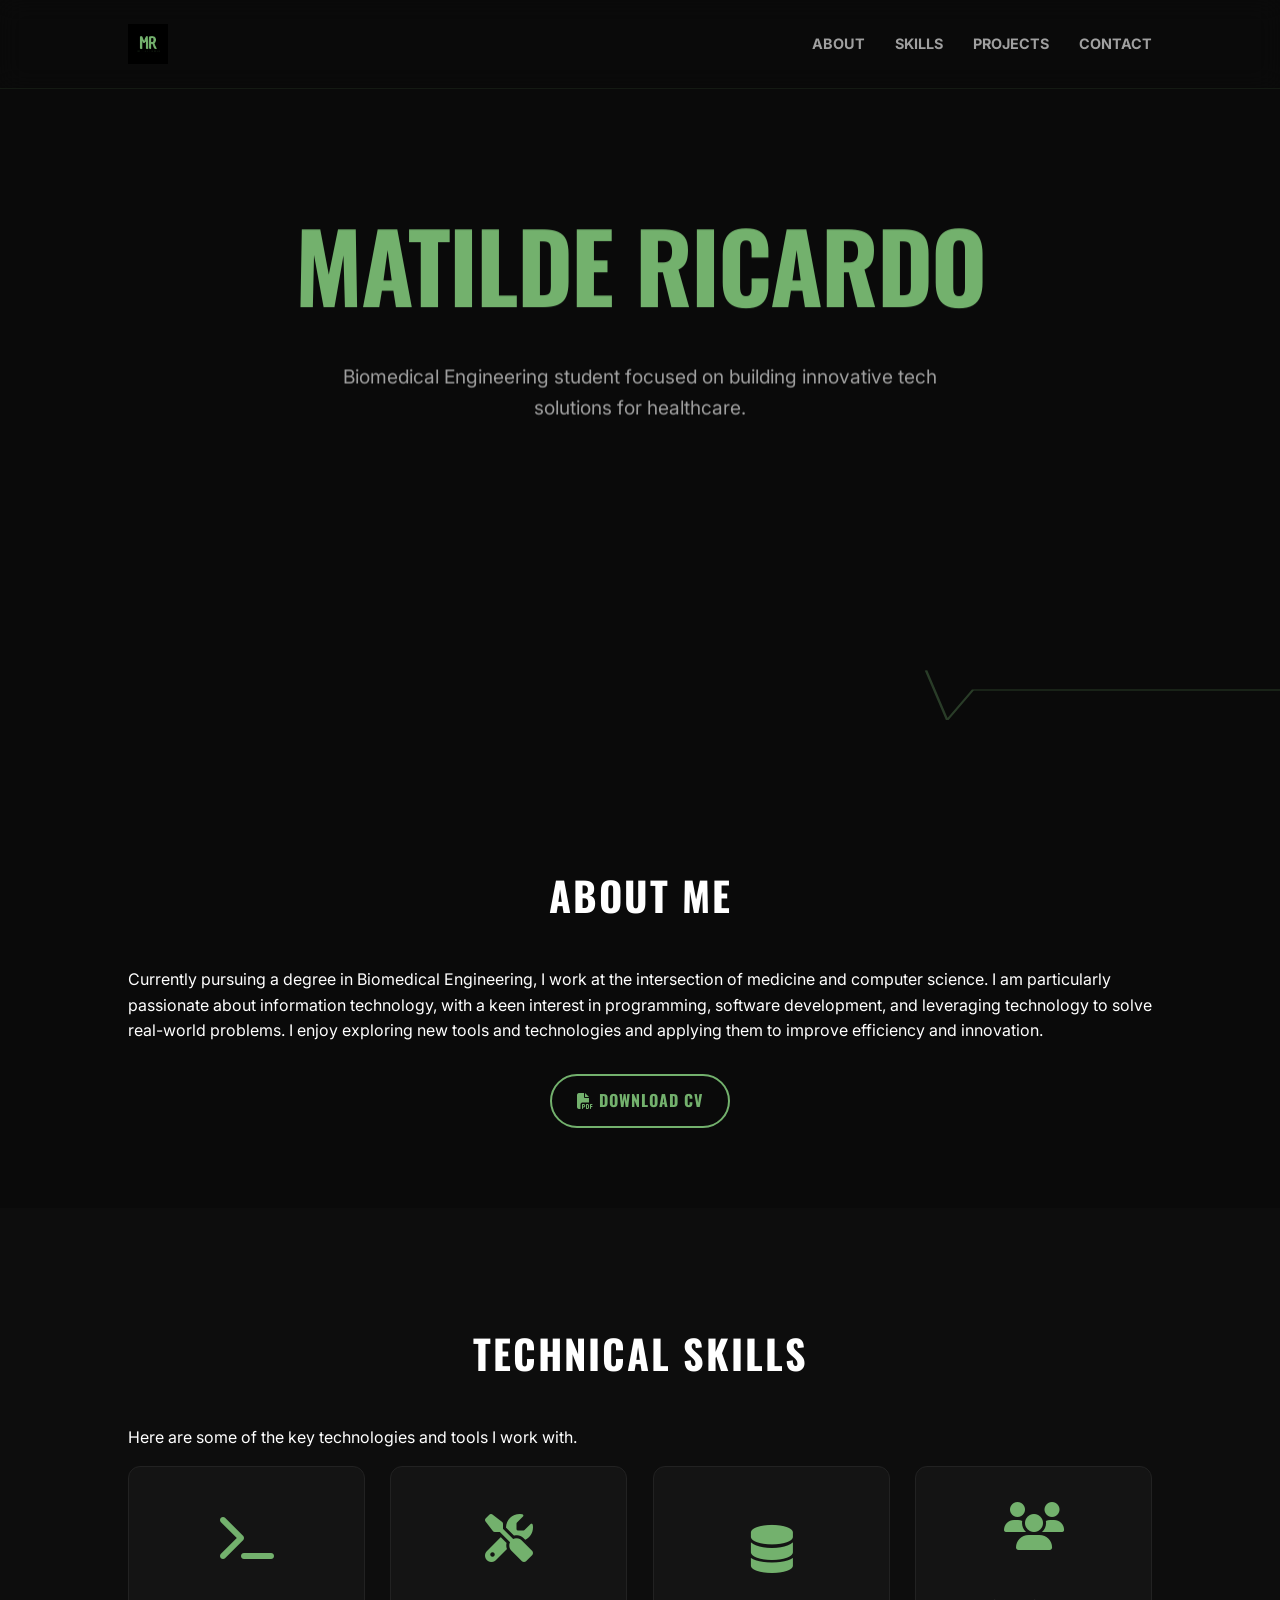
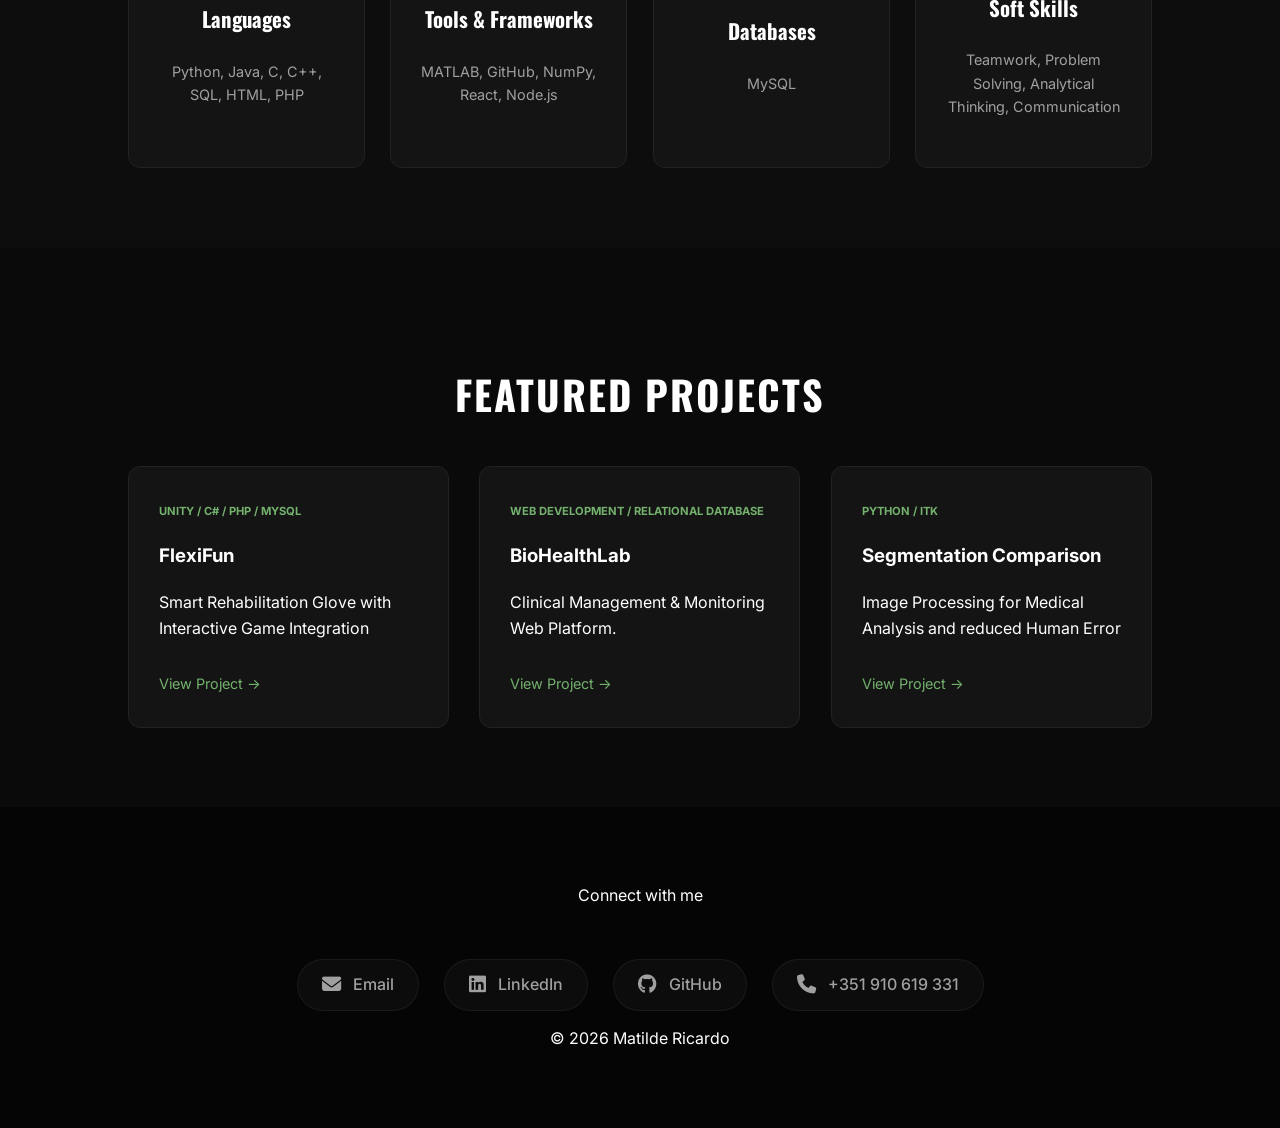
<file: index.html>
<!DOCTYPE html>
<html lang="en">
<head>
    <meta charset="UTF-8">
    <meta name="viewport" content="width=device-width, initial-scale=1.0">
    <title>Matilde Ricardo | Biomedical Engineering & Dev</title>
    <link rel="icon" type="image/png" href="logo-mr2.png">
    <link rel="stylesheet" href="https://cdnjs.cloudflare.com/ajax/libs/font-awesome/6.5.1/css/all.min.css">
    <link rel="stylesheet" href="style.css">
</head>
<body>
    <header>
        <nav>
            <div class="logo">
                <a href="index.html">
                    <img src="logo-mr.png" alt="Matilde Ricardo Logo" class="nav-logo-img">
                </a>
            </div>
            <ul>
                <li><a href="#about">About</a></li>
                <li><a href="#skills">Skills</a></li>
                <li><a href="#projects">Projects</a></li>
                <li><a href="#contact">Contact</a></li>
            </ul>
        </nav>
    </header>

    <section id="hero">
        <div class="hero-content">
            <h1>MATILDE RICARDO</h1>
            <p>Biomedical Engineering student focused on building innovative tech solutions for healthcare.</p>
        </div>
    </section>

    <div class="ecg-container">
        <svg class="ecg-svg" viewBox="0 0 1000 100" preserveAspectRatio="none">
            <path class="ecg-path" d="M0,50 L100,50 L120,20 L140,80 L160,50 L300,50 L320,10 L340,90 L360,50 L500,50 L520,30 L540,70 L560,50 L700,50 L720,0 L740,100 L760,50 L1000,50" />
        </svg>
    </div>

    <section id="about">
        <h2 class="section-title">About Me</h2>
        <p>Currently pursuing a degree in Biomedical Engineering, I work at the intersection of medicine and computer science. I am particularly passionate about information technology, with a keen interest in
programming, software development, and leveraging technology to solve real-world problems. I enjoy exploring new tools and technologies and applying them to improve efficiency and innovation.</p>
        <div style="text-align: center; margin-top: 30px;">
            <a href="CV_MatildeRicardo.pdf" download class="btn-download">
                <i class="fa-solid fa-file-pdf"></i> Download CV
            </a>
        </div>
    </section>

    <section id="skills">
        <h2 class="section-title">Technical Skills</h2>
        <p class="skills-intro">Here are some of the key technologies and tools I work with.</p>
        <div class="skills-grid">
    <div class="skill-card">
        <i class="fa-solid fa-terminal skill-icon"></i>
        <h3>Languages</h3>
        <p>Python, Java, C, C++, SQL, HTML, PHP</p>
    </div>

    <div class="skill-card">
        <i class="fa-solid fa-screwdriver-wrench skill-icon"></i>
        <h3>Tools & Frameworks</h3>
        <p>MATLAB, GitHub, NumPy, React, Node.js</p>
    </div>

    <div class="skill-card">
        <i class="fa-solid fa-database skill-icon"></i>
        <h3>Databases</h3>
        <p>MySQL</p>
    </div>

    <div class="skill-card">
        <i class="fa-solid fa-users skill-icon"></i>
        <h3>Soft Skills</h3>
        <p>Teamwork, Problem Solving, Analytical Thinking, Communication</p>
    </div>
</div>
    </section>

    <section id="projects">
        <h2 class="section-title">Featured Projects</h2>
        <div class="grid-projects">

            <div class="card">
                <span class="tag">Unity / C# / PHP / MySQL</span>
                <h3>FlexiFun</h3>
                <p>Smart Rehabilitation Glove with Interactive Game Integration</p>
                <a href="flexifun.html" class="project-link">View Project →</a>
            </div>
            <div class="card">
                <span class="tag">Web Development / Relational database</span>
                <h3>BioHealthLab</h3>
                <p>Clinical Management & Monitoring Web Platform.</p>
                <a href="biohealthlab.html" class="project-link">View Project →</a>
            </div>

            <div class="card">
                <span class="tag">Python / ITK</span>
                <h3>Segmentation Comparison</h3>
                <p>Image Processing for Medical Analysis and reduced Human Error</p>
                <a href="segmentation.html" class="project-link">View Project →</a>
            </div>

        </div>
    </section>


   <script>
    document.addEventListener("DOMContentLoaded", () => {

                // Adiciona a classe 'scrolled' quando o utilizador desce 50px
        window.addEventListener('scroll', () => {
            const nav = document.querySelector('nav');
            if (window.scrollY > 50) {
                nav.classList.add('scrolled');
            } else {
                nav.classList.remove('scrolled');
            }
        });
        // 1. Lista abrangente de seletores para incluir TODO o conteúdo
        const selectors = [
            '#hero h1', '#hero p', '.btn-download', 
            '#about h2', '#about p', 
            '.section-title', '#skills > p', // Captura o texto por baixo de Technical Skills
            '.skill-card', '.card', 'footer'
        ];

        // 2. Aplicar a classe reveal a todos os elementos encontrados
        selectors.forEach(selector => {
            const elements = document.querySelectorAll(selector);
            elements.forEach((el, index) => {
                el.classList.add('reveal');
                
                // Identificar elementos que pertencem a grelhas para efeito cascata
                const isGridItem = el.closest('.skills-grid') || el.closest('.grid-projects');
                
                if (isGridItem) {
                    el.style.setProperty('--item-reveal-delay', index % 6); 
                    el.classList.add('reveal-item');
                }
            });
        });

        // 3. Função de verificação do Scroll
        function revealOnScroll() {
            const reveals = document.querySelectorAll(".reveal");
            const windowHeight = window.innerHeight;

            reveals.forEach(el => {
                const elementTop = el.getBoundingClientRect().top;
                // Ajustado para o efeito ser mais evidente quando o user faz scroll
                const elementVisible = 80; 

                if (elementTop < windowHeight - elementVisible) {
                    el.classList.add("active");
                }
            });
        }

            window.addEventListener("scroll", revealOnScroll);
            // Executar após um pequeno delay para o Hero aparecer logo com impacto
            setTimeout(revealOnScroll, 150);
        });
    </script>
    <footer id="contact">
        <p>Connect with me</p>
        <div class="contact-links reveal">
            <a href="mailto:matildericardo05@gmail.com" class="contact-item">
                <i class="fa-solid fa-envelope"></i>
                <span>Email</span>
            </a>
        
            <a href="https://linkedin.com/in/matilde-ricardo" target="_blank" class="contact-item">
                <i class="fa-brands fa-linkedin"></i>
                <span>LinkedIn</span>
            </a>
        
            <a href="https://github.com/matilde-ricardo" target="_blank" class="contact-item">
                <i class="fa-brands fa-github"></i>
                <span>GitHub</span>
            </a>
        
            <a href="tel:+351910619331" class="contact-item">
                <i class="fa-solid fa-phone"></i>
                <span>+351 910 619 331</span>
            </a>
        </div>
        <p class="copyright">© 2026 Matilde Ricardo</p>
    </footer>

</body>
</html>
</file>
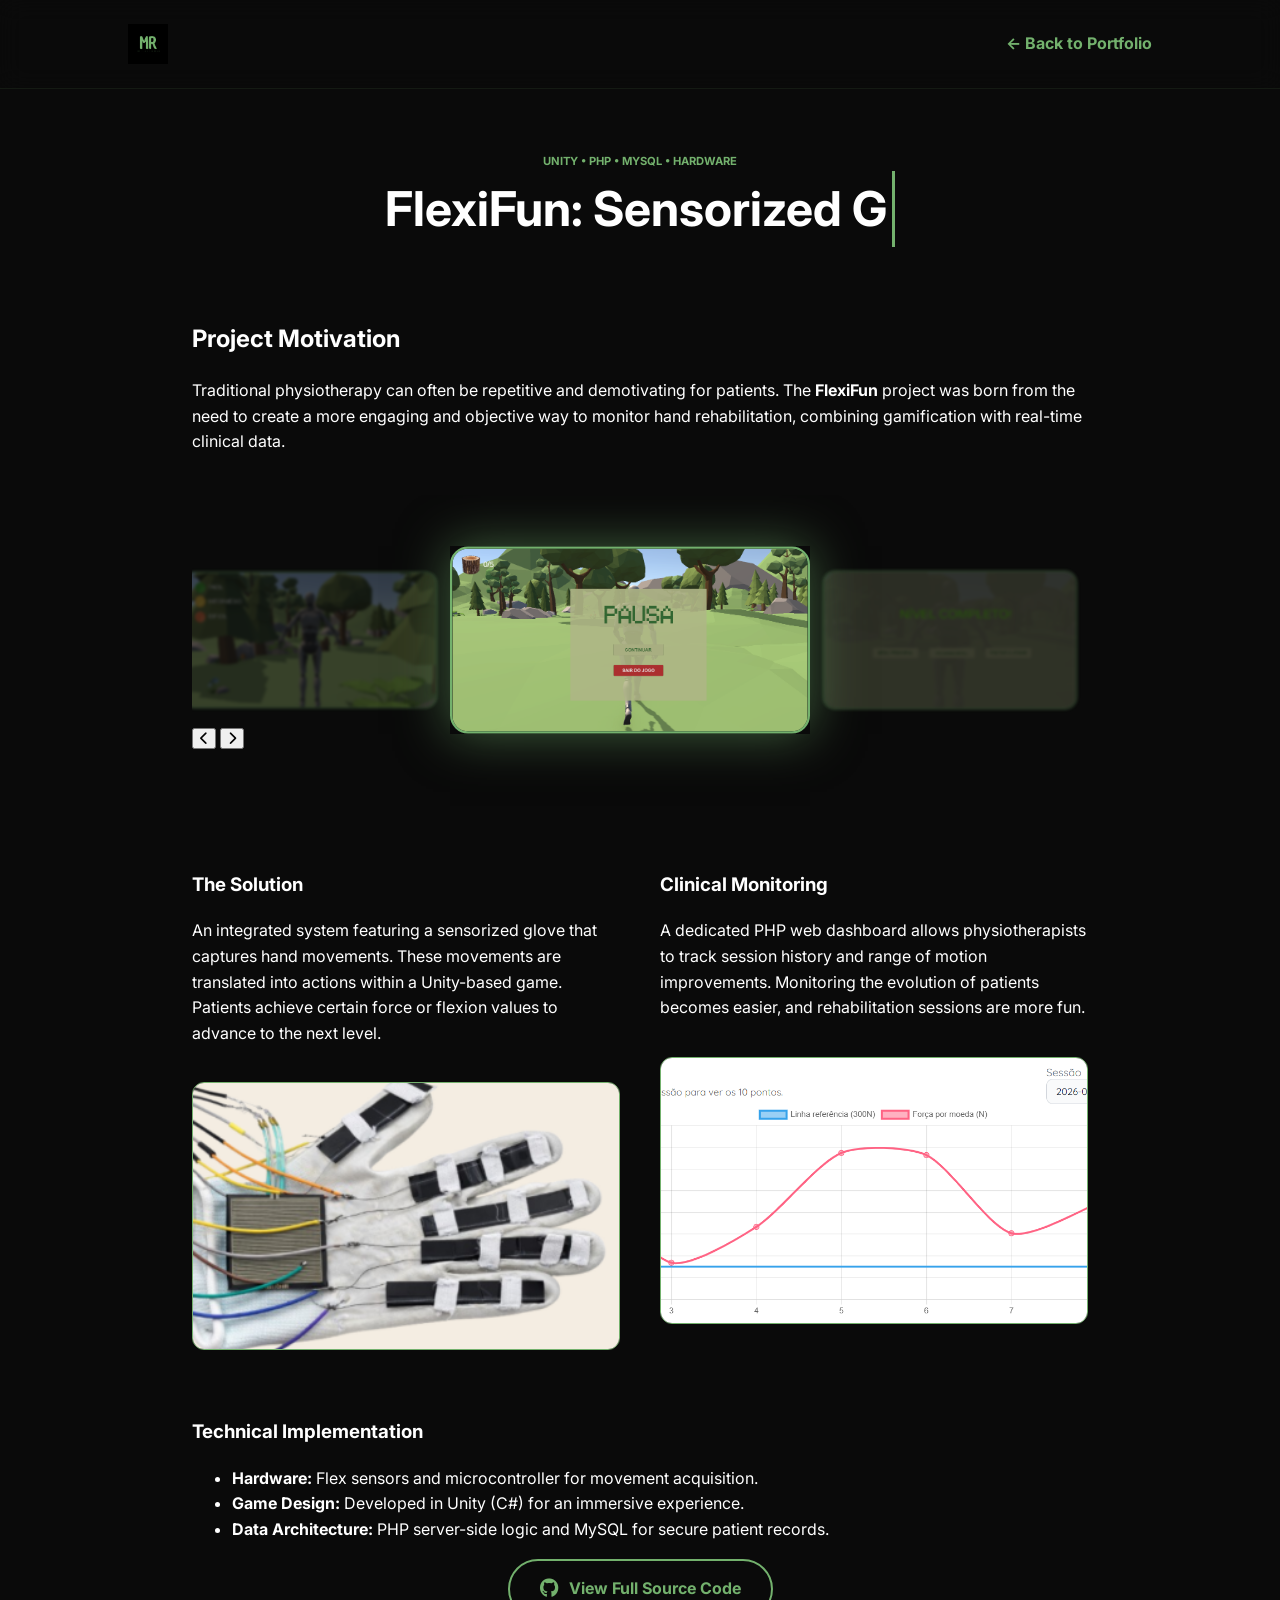
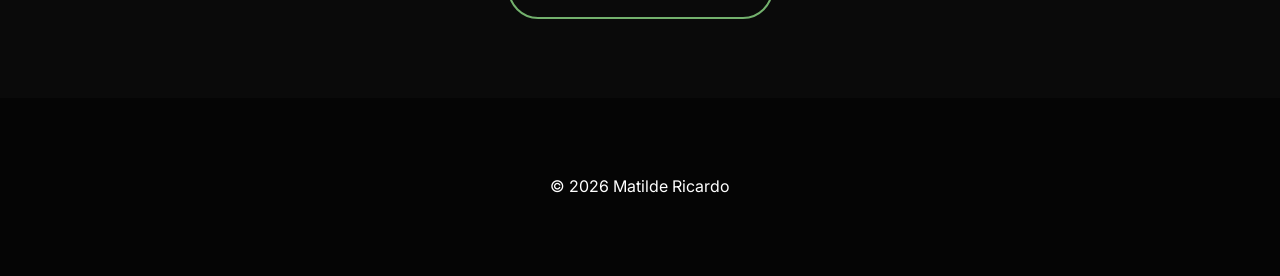
<file: flexifun.html>
<!DOCTYPE html>
<html lang="en">
<head>
    <meta charset="UTF-8">
    <meta name="viewport" content="width=device-width, initial-scale=1.0">
    <title>FlexiFun Project | Matilde Ricardo</title>
    <link rel="icon" type="image/png" href="logo-mr2.png">
    <link rel="stylesheet" href="https://cdnjs.cloudflare.com/ajax/libs/font-awesome/6.5.1/css/all.min.css">
    <link rel="stylesheet" href="style.css">
</head>
<body>
    <nav>
        <div class="logo">
            <a href="index.html">
                <img src="logo-mr.png" alt="Matilde Ricardo Logo" class="nav-logo-img">
            </a>
        </div>
        <a href="index.html" class="back-link">← Back to Portfolio</a>
    </nav>

    <header class="project-header">
        <span class="tag">Unity • PHP • MySQL • Hardware</span>
        <h1 id="typing-title"></h1>
    </header>

    <main class="project-content">
        <section>
            <h2>Project Motivation</h2>
            <p>Traditional physiotherapy can often be repetitive and demotivating for patients. The <strong>FlexiFun</strong> project was born from the need to create a more engaging and objective way to monitor hand rehabilitation, combining gamification with real-time clinical data.</p>
            
            <div class="carousel-container">
                <div class="carousel-track">
                    <div class="carousel-item"><img src="jogo1.png" alt="Game 1"></div>
                    <div class="carousel-item active"><img src="jogo2.png" alt="Game 2"></div>
                    <div class="carousel-item"><img src="jogo3.png" alt="Game 3"></div>
                    <div class="carousel-item"><img src="jogo4.png" alt="Game 4"></div>
                    <div class="carousel-item"><img src="jogo5.png" alt="Game 5"></div>
                    <div class="carousel-item"><img src="jogo6.png" alt="Game 6"></div>
                    <div class="carousel-item"><img src="jogo7.png" alt="Game 7"></div>
                </div>
                <button class="carousel-prev"><i class="fa-solid fa-chevron-left"></i></button>
                <button class="carousel-next"><i class="fa-solid fa-chevron-right"></i></button>
            </div>
        </section>

        <div class="info-grid">
            <div>
                <h3>The Solution</h3>
                <p>An integrated system featuring a sensorized glove that captures hand movements. These movements are translated into actions within a Unity-based game. Patients achieve certain force or flexion values to advance to the next level.</p>
                <img src="luva2.png" alt="Solution Glove" class="grid-img">
            </div>
            <div>
                <h3>Clinical Monitoring</h3>
                <p>A dedicated PHP web dashboard allows physiotherapists to track session history and range of motion improvements. Monitoring the evolution of patients becomes easier, and rehabilitation sessions are more fun.</p>
                <img src="grafico2.png" alt="Dashboard" class="grid-img">
            </div>
        </div>

        <section>
            <h3>Technical Implementation</h3>
            <ul>
                <li><strong>Hardware:</strong> Flex sensors and microcontroller for movement acquisition.</li>
                <li><strong>Game Design:</strong> Developed in Unity (C#) for an immersive experience.</li>
                <li><strong>Data Architecture:</strong> PHP server-side logic and MySQL for secure patient records.</li>
            </ul>
        </section>

        <div style="text-align: center;">
            <a href="https://github.com/matilde-ricardo/FlexiFun-Rehab-System" target="_blank" class="btn-github">
                <i class="fa-brands fa-github"></i> View Full Source Code
            </a>
        </div>
    </main>

    <footer>
        <p>© 2026 Matilde Ricardo</p>
    </footer>

    <script>
    document.addEventListener("DOMContentLoaded", () => {

                // Adiciona a classe 'scrolled' quando o utilizador desce 50px
        window.addEventListener('scroll', () => {
            const nav = document.querySelector('nav');
            if (window.scrollY > 50) {
                nav.classList.add('scrolled');
            } else {
                nav.classList.remove('scrolled');
            }
        });
        // --- 1. CONFIGURAÇÃO DO REVEAL ON SCROLL ---
        const selectors = [
            '.tag', 'section h2', 'section p', 
            '.carousel-container', '.info-grid > div', 
            'section h3', 'section ul li', '.btn-github', 'footer'
        ];

        selectors.forEach(selector => {
            const elements = document.querySelectorAll(selector);
            elements.forEach((el, index) => {
                el.classList.add('reveal');
                
                // Efeito cascata especial para a lista técnica e grelha de info
                if (el.tagName === 'LI' || el.parentElement.classList.contains('info-grid')) {
                    el.style.setProperty('--item-reveal-delay', (index % 10) + 1);
                    el.classList.add('reveal-item');
                }
            });
        });

        function revealOnScroll() {
            const reveals = document.querySelectorAll(".reveal");
            const windowHeight = window.innerHeight;
            reveals.forEach(el => {
                const elementTop = el.getBoundingClientRect().top;
                if (elementTop < windowHeight - 80) {
                    el.classList.add("active");
                }
            });
        }
        window.addEventListener("scroll", revealOnScroll);

        // --- 2. SCRIPT DO CARROSSEL ---
        const track = document.querySelector('.carousel-track');
        const items = document.querySelectorAll('.carousel-item');
        const nextBtn = document.querySelector('.carousel-next');
        const prevBtn = document.querySelector('.carousel-prev');
        let currentIndex = 1;

        function updateCarousel() {
            items.forEach((item, index) => {
                item.classList.toggle('active', index === currentIndex);
            });
            const itemWidth = items[0].offsetWidth + 20;
            const containerWidth = track.parentElement.offsetWidth;
            const offset = (currentIndex * itemWidth) - (containerWidth / 2) + (itemWidth / 2);
            track.style.transform = `translateX(${-offset}px)`;
        }

        let autoPlayInterval = setInterval(() => {
            currentIndex = (currentIndex + 1) % items.length;
            updateCarousel();
        }, 3000);

        [nextBtn, prevBtn].forEach(btn => btn.addEventListener('click', () => clearInterval(autoPlayInterval)));

        // --- 3. EFEITO TYPING NO TÍTULO ---
        const titleElement = document.getElementById('typing-title');
        const text = "FlexiFun: Sensorized Glove for Rehabilitation";
        let charIndex = 0;

        function typeEffect() {
            if (charIndex < text.length) {
                titleElement.innerHTML += text.charAt(charIndex);
                charIndex++;
                setTimeout(typeEffect, 70);
            }
        }

            // --- INICIALIZAÇÃO GERAL ---
            updateCarousel();
            typeEffect();
            setTimeout(revealOnScroll, 150); // Dispara o reveal inicial
        });
    </script>
</body>
</html>
</file>
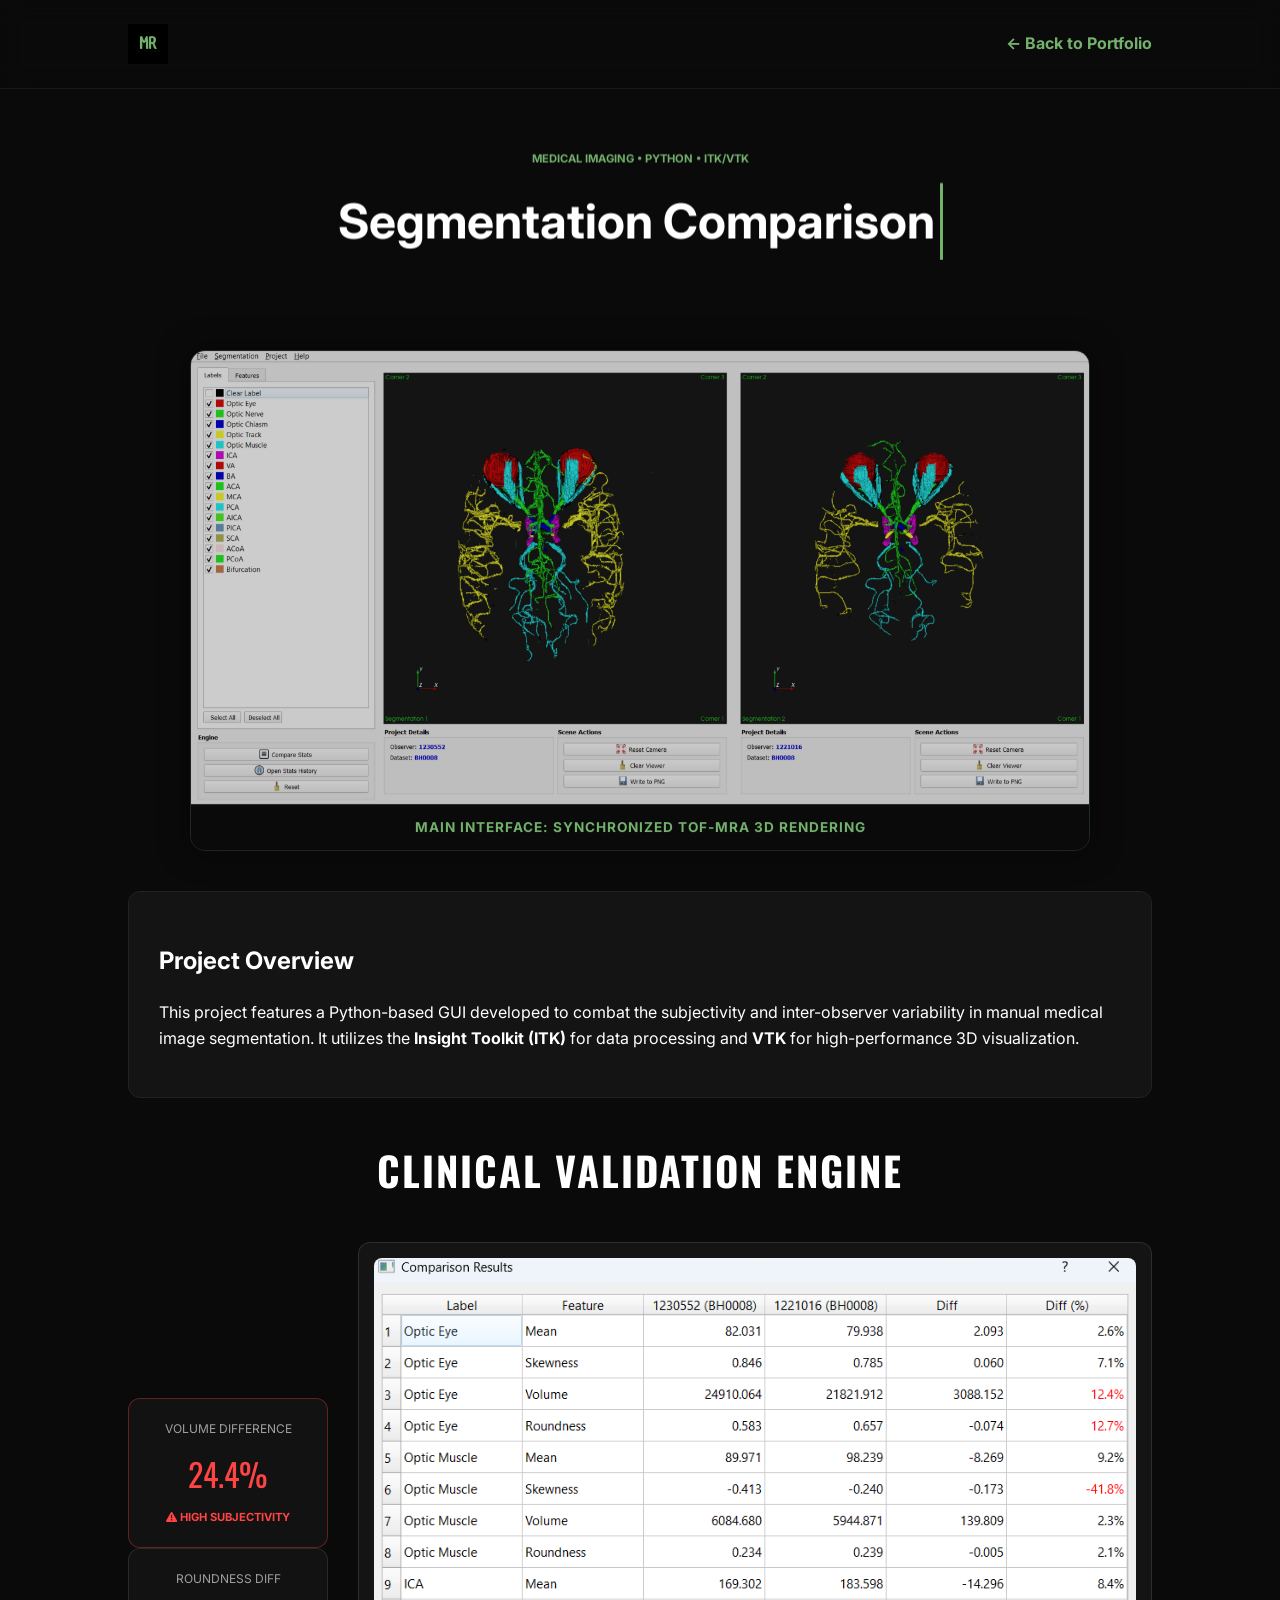
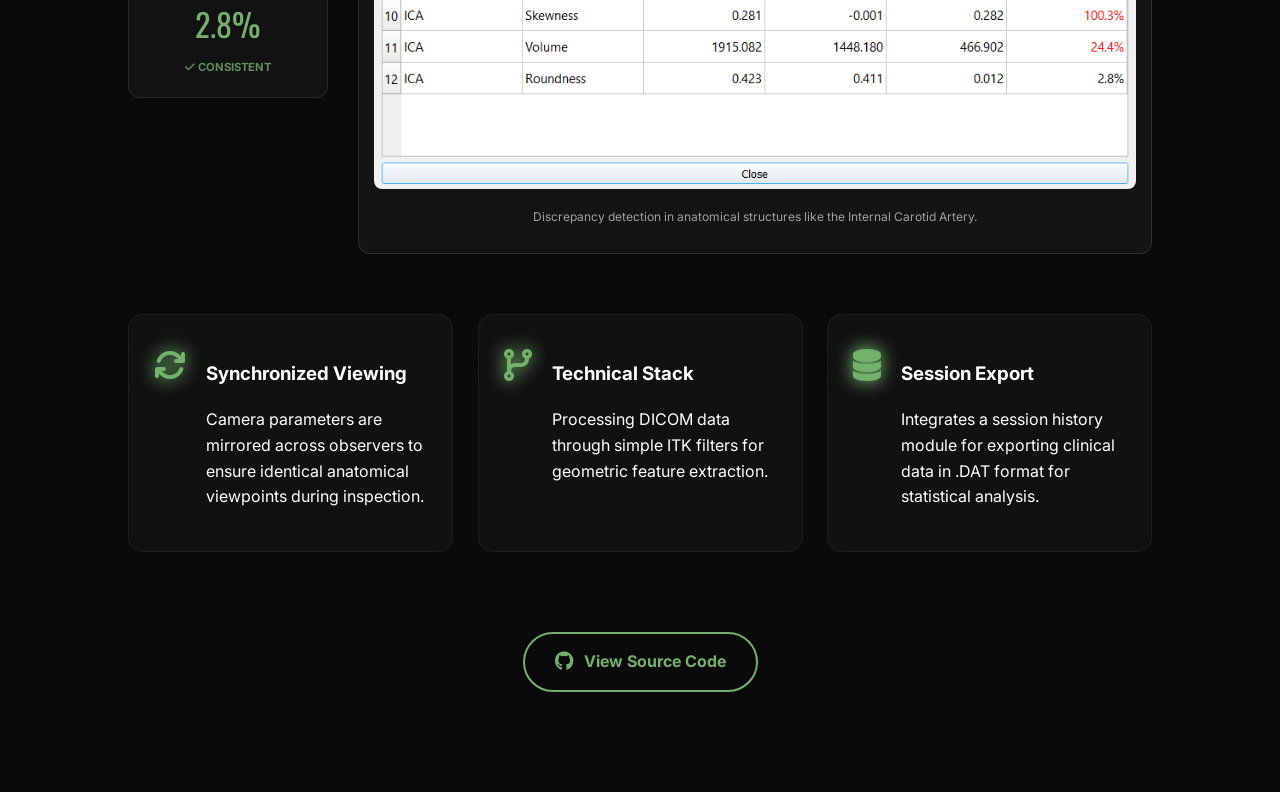
<file: segmentation.html>
<!DOCTYPE html>
<html lang="en">
<head>
    <meta charset="UTF-8">
    <meta name="viewport" content="width=device-width, initial-scale=1.0">
    <title>Segmentation Comparison | Matilde Ricardo</title>
    <link rel="icon" type="image/png" href="logo-mr2.png">
    <link rel="stylesheet" href="style.css">
    <link rel="stylesheet" href="https://cdnjs.cloudflare.com/ajax/libs/font-awesome/6.5.1/css/all.min.css">
</head>
<body>
    <nav>
        <div class="logo">
            <a href="index.html">
                <img src="logo-mr.png" alt="Matilde Ricardo Logo" class="nav-logo-img">
            </a>
        </div>
        <a href="index.html" class="back-link">← Back to Portfolio</a>
    </nav>

    <header class="project-header">
        <div class="header-content reveal">
            <span class="tag">Medical Imaging • Python • ITK/VTK</span>
            <h1 id="typing-title"></h1>
        </div>
    </header>

    <main style="padding: 0 10% 100px;">
        
        <section style="display: flex; justify-content: center; width: 100%; padding: 40px 0;">
            <div class="image-interactive-wrapper reveal" style="margin: 0 auto;">
                <img src="gui-main.png" alt="Main GUI Interface" class="img-main-glow">
                <div class="img-caption">Main Interface: Synchronized TOF-MRA 3D Rendering</div>
            </div>
        </section>

        <div class="card reveal" style="margin-bottom: 40px;">
            <h2>Project Overview</h2>
            <p>This project features a Python-based GUI developed to combat the subjectivity and inter-observer variability in manual medical image segmentation. It utilizes the <strong>Insight Toolkit (ITK)</strong> for data processing and <strong>VTK</strong> for high-performance 3D visualization.</p>
        </div>

        <h2 class="section-title reveal">Clinical Validation Engine</h2>
        <div class="comparison-flex-container reveal">
            <div class="metrics-dashboard">
                <div class="metric-card highlight">
                    <span class="label">Volume Difference</span>
                    <div class="value">24.4%</div>
                    <div class="status-alert"><i class="fa-solid fa-triangle-exclamation"></i> HIGH SUBJECTIVITY</div>
                </div>
                <div class="metric-card">
                    <span class="label">Roundness Diff</span>
                    <div class="value">2.8%</div>
                    <div class="status-ok"><i class="fa-solid fa-check"></i> CONSISTENT</div>
                </div>
            </div>
            
            <div class="image-zoom-card">
                <img src="comparison-detail2.png" alt="Detailed Comparison" id="detail-img">
                <p class="img-sub">Discrepancy detection in anatomical structures like the Internal Carotid Artery.</p>
            </div>
        </div>

        <div class="features-grid" style="margin-top: 50px;">
            <div class="feature-card reveal">
                <div class="feature-icon"><i class="fa-solid fa-arrows-rotate"></i></div>
                <div class="feature-content">
                    <h3>Synchronized Viewing</h3>
                    <p>Camera parameters are mirrored across observers to ensure identical anatomical viewpoints during inspection.</p>
                </div>
            </div>
            
            <div class="feature-card reveal">
                <div class="feature-icon"><i class="fa-solid fa-code-branch"></i></div>
                <div class="feature-content">
                    <h3>Technical Stack</h3>
                    <p>Processing DICOM data through simple ITK filters for geometric feature extraction.</p>
                </div>
            </div>

            <div class="feature-card reveal">
                <div class="feature-icon"><i class="fa-solid fa-database"></i></div>
                <div class="feature-content">
                    <h3>Session Export</h3>
                    <p>Integrates a session history module for exporting clinical data in .DAT format for statistical analysis.</p>
                </div>
            </div>
        </div>

        <section style="text-align: center; padding-top: 80px;">
            <div class="reveal">
                <a href="https://github.com/matilde-ricardo/Segmentation-Comparison" target="_blank" class="btn-github">
                    <i class="fa-brands fa-github"></i> View Source Code
                </a>
            </div>
        </section>
    </main>

    <script>
        const text = "Segmentation Comparison Analysis";
        let i = 0;
        function type() {
            if (i < text.length) {
                document.getElementById('typing-title').innerHTML += text.charAt(i);
                i++; setTimeout(type, 70);
            }
        }

        document.addEventListener("DOMContentLoaded", () => {
            type();
            const reveals = document.querySelectorAll('.reveal');
            const observer = new IntersectionObserver(entries => {
                entries.forEach(entry => {
                    if(entry.isIntersecting) entry.target.classList.add('active');
                });
            }, { threshold: 0.1 });
            reveals.forEach(r => observer.observe(r));
        });
    </script>
</body>
</html>
</file>
<file: style.css>
/* ==========================================================
   1. CONFIGURAÇÕES GERAIS E FONTES
   ========================================================== */
@import url('https://fonts.googleapis.com/css2?family=Inter:wght@300;400;700&family=Oswald:wght@700&display=swap');

:root {
    --bg-color: #0a0a0a;       /* Fundo quase preto */
    --card-bg: #141414;        /* Fundo dos cartões */
    --accent-color: #73b16d;   /* O teu verde tecnológico */
    --text-main: #ffffff;      /* Branco para leitura */
    --text-dim: #a0a0a0;       /* Cinza para descrições */
}

* {
    box-sizing: border-box;
}

body {
    font-family: 'Inter', sans-serif;
    margin: 0;
    background-color: var(--bg-color);
    color: var(--text-main);
    line-height: 1.6;
    overflow-x: hidden;
}

/* ==========================================================
   2. NAVEGAÇÃO (CORRIGIDA)
   ========================================================== */
nav {
    display: flex;
    justify-content: space-between;
    align-items: center;
    padding: 1.5rem 10%;
    position: fixed; /* Mantém a barra fixa no topo */
    top: 0;
    left: 0;
    right: 0;
    z-index: 1000;
    background: rgba(10, 10, 10, 0.7); /* Fundo escuro transparente */
    backdrop-filter: blur(12px); /* Efeito de desfoque/vidro */
    -webkit-backdrop-filter: blur(12px);
    border-bottom: 1px solid rgba(115, 177, 109, 0.1);
    transition: all 0.4s ease;
}

/* Remove as bolinhas da lista e coloca os itens lado a lado */
nav ul {
    display: flex;
    list-style: none;
    gap: 30px; /* Espaço entre os links */
    margin: 0;
    padding: 0;
}

/* Estilo dos links */
nav ul li a {
    color: var(--text-dim);
    text-decoration: none;
    font-weight: 700;
    font-size: 0.9rem;
    text-transform: uppercase;
    transition: 0.3s;
}

nav ul li a:hover {
    color: var(--accent-color);
}

/* Ajuste para quando a página desliza */
nav.scrolled {
    padding: 0.8rem 10%;
    background: rgba(5, 5, 5, 0.95);
    border-bottom: 1px solid var(--accent-color);
}
/* ==========================================================
   3. HERO SECTION
   ========================================================== */
#hero {
    height: 70vh;
    display: flex;
    justify-content: center;
    align-items: center;
    text-align: center;
    padding: 0 20px;
}

#hero h1 {
    font-family: 'Oswald', sans-serif;
    font-size: clamp(3rem, 8vw, 6rem);
    letter-spacing: -2px;
    margin: 0;
    color: var(--accent-color);
    text-transform: uppercase;
    animation: textReveal 1.2s cubic-bezier(0.77, 0, 0.175, 1);
}

#hero p {
    color: var(--text-dim);
    font-size: 1.2rem;
    max-width: 600px;
    margin: 20px auto;
    animation: fadeIn 2s ease;
}

/* ==========================================================
   4. TECHNICAL SKILLS
   ========================================================== */
#skills {
    padding: 80px 10%;
    background-color: #0d0d0d;
}

.section-title {
    text-align: center;
    font-family: 'Oswald', sans-serif;
    font-size: 2.5rem;
    margin-bottom: 40px;
    text-transform: uppercase;
    letter-spacing: 2px;
}

.skills-grid {
    display: grid;
    grid-template-columns: repeat(auto-fit, minmax(220px, 1fr));
    gap: 25px;
}

.skill-card {
    background-color: var(--card-bg);
    padding: 35px 25px;
    border-radius: 12px;
    text-align: center;
    border: 1px solid #222;
    transition: all 0.4s ease;
    min-height: 250px;
    display: flex;
    flex-direction: column;
    justify-content: center;
    opacity: 0;
    transform: translateY(30px);
    animation: fadeInUp 0.8s ease forwards;
}

.skill-card:nth-child(1) { animation-delay: 0.2s; }
.skill-card:nth-child(2) { animation-delay: 0.4s; }
.skill-card:nth-child(3) { animation-delay: 0.6s; }
.skill-card:nth-child(4) { animation-delay: 0.8s; }

.skill-card:hover {
    border-color: var(--accent-color);
    transform: translateY(-10px);
    box-shadow: 0 10px 30px rgba(115, 177, 109, 0.1);
}

.skill-icon {
    font-size: 3rem;
    color: var(--accent-color);
    margin-bottom: 20px;
    display: block;
}

.skill-card h3 {
    font-family: 'Oswald', sans-serif;
    font-size: 1.3rem;
    margin-bottom: 10px;
}

.skill-card p {
    color: var(--text-dim);
    font-size: 0.9rem;
}

/* ==========================================================
   5. PROJETOS E DOWNLOAD
   ========================================================== */
#about, #projects {
    padding: 80px 10%;
}

.grid-projects {
    display: grid;
    grid-template-columns: repeat(auto-fit, minmax(300px, 1fr));
    gap: 30px;
}

.card {
    background: var(--card-bg);
    padding: 30px;
    border-radius: 12px;
    border: 1px solid #222;
    transition: 0.4s;
}

.card:hover {
    border-color: var(--accent-color);
}

.tag {
    color: var(--accent-color);
    font-size: 0.7rem;
    font-weight: bold;
    text-transform: uppercase;
}

.project-link {
    color: var(--accent-color);
    text-decoration: none;
    font-size: 0.9rem;
    margin-top: 15px;
    display: inline-block;
}

.btn-download {
    display: inline-block;
    padding: 12px 25px;
    background-color: transparent;
    color: var(--accent-color);
    border: 2px solid var(--accent-color);
    border-radius: 30px;
    text-decoration: none;
    font-weight: bold;
    font-family: 'Oswald', sans-serif;
    text-transform: uppercase;
    letter-spacing: 1px;
    transition: 0.3s;
}

.btn-download:hover {
    background-color: var(--accent-color);
    color: var(--bg-color);
    transform: scale(1.05);
    box-shadow: 0 0 15px rgba(115, 177, 109, 0.4);
}

/* ==========================================================
   6. CARROSSEL (ROLETA FLEXIFUN)
   ========================================================== */
.carousel-container {
    position: relative;
    width: 100%;
    max-width: 1200px;
    margin: 40px auto;
    overflow: hidden;
    padding: 60px 0;
}

.carousel-track {
    display: flex;
    align-items: center;
    gap: 20px;
    transition: transform 0.8s cubic-bezier(0.4, 0, 0.2, 1);
    will-change: transform;
}

.carousel-item {
    min-width: 300px;
    width: 30%;
    transition: all 0.8s ease;
    opacity: 0.3;
    transform: scale(0.85);
    filter: blur(2px);
    flex-shrink: 0;
}

.carousel-item.active {
    opacity: 1;
    transform: scale(1.2);
    filter: blur(0);
    z-index: 10;
    box-shadow: 0 0 40px rgba(115, 177, 109, 0.5);
}

.carousel-item img {
    width: 100%;
    border-radius: 15px;
    border: 2px solid var(--accent-color);
    display: block;
}

/* ==========================================================
   8. IMAGENS DA GRELHA (Tamanho Igual e Movimento)
   ========================================================== */
.grid-img {
    width: 100%;
    aspect-ratio: 16 / 10; /* Garante tamanho igual em todas */
    object-fit: cover;     /* Preenche o espaço sem distorcer */
    border-radius: 12px;
    border: 1px solid var(--accent-color);
    margin: 20px 0;
    transition: all 0.5s cubic-bezier(0.175, 0.885, 0.32, 1.275);
    cursor: pointer;
}

.grid-img:hover {
    transform: scale(1.05) translateY(-5px);
    box-shadow: 0 15px 35px rgba(115, 177, 109, 0.3);
    border-color: #fff;
}

/* Ajustes na Página de Projeto */
.project-header { padding: 100px 10% 50px; text-align: center; }
.project-content { padding: 0 15% 80px; }
.info-grid { 
    display: grid; 
    grid-template-columns: 1fr 1fr; 
    gap: 40px; 
    margin: 40px 0; 
}
.back-link { color: var(--accent-color); text-decoration: none; font-weight: bold; }
/* ==========================================================
   7. RODAPÉ E ANIMAÇÕES
   ========================================================== */
footer {
    text-align: center;
    padding: 60px 10%;
    background: #050505;
}

.social-links a {
    color: var(--accent-color);
    text-decoration: none;
    margin: 0 15px;
    font-weight: bold;
}

@keyframes textReveal {
    0% { transform: translateY(40px); opacity: 0; }
    100% { transform: translateY(0); opacity: 1; }
}

@keyframes fadeIn {
    from { opacity: 0; }
    to { opacity: 1; }
}

@keyframes fadeInUp {
    to { opacity: 1; transform: translateY(0); }
}

/* ==========================================================
   9. EFEITO TYPING (CURSOR ANIMATION)
   ========================================================== */
#typing-title {
    display: inline-block;
    min-height: 1.2em; /* Evita que o layout salte antes de começar */
    border-right: 3px solid var(--accent-color); /* O cursor | */
    padding-right: 5px;
    white-space: normal; /* Permite quebra de linha em ecrãs pequenos */
    animation: blinkCursor 0.8s step-end infinite;
}

@keyframes blinkCursor {
    from, to { border-color: transparent; }
    50% { border-color: var(--accent-color); }
}

/* Ajuste opcional para o header não saltar */
.project-header {
    min-height: 300px;
    display: flex;
    flex-direction: column;
    justify-content: center;
    align-items: center;
}

/* Estado inicial: Mais abaixo e invisível */
.reveal {
    opacity: 0;
    transform: translateY(80px); /* Aumentado para o movimento ser mais visível */
    transition: all 1.2s cubic-bezier(0.2, 1, 0.3, 1); /* Mais lento e elegante */
    visibility: hidden;
    will-change: transform, opacity;
}

/* Quando se torna ativo */
.reveal.active {
    opacity: 1;
    transform: translateY(0);
    visibility: visible;
}

/* Efeito Cascata: Aumentado o intervalo entre itens para ser mais percetível */
.reveal-item {
    transition-delay: calc(var(--item-reveal-delay) * 0.2s);
}

.features-grid {
    display: flex;
    flex-wrap: wrap; /* Permite que os cards passem para a linha de baixo */
    justify-content: center; /* CENTRALIZA os itens em cada linha */
    gap: 25px;
    margin-top: 50px;
}

.feature-card {
    /* Define uma largura base para os cards para que caibam 3 por linha em ecrãs grandes */
    flex: 1 1 300px; 
    max-width: 400px; /* Impede que os cards fiquem demasiado largos quando sozinhos */
    
    display: flex;
    gap: 20px;
    align-items: flex-start;
    background: rgba(255, 255, 255, 0.03);
    border: 1px solid rgba(115, 177, 109, 0.1);
    padding: 25px;
    border-radius: 15px;
    transition: all 0.3s ease;
}

.feature-card:hover {
    background: rgba(115, 177, 109, 0.05);
    border-color: var(--accent-color);
    transform: translateX(10px); /* Efeito de deslize lateral original */
}

.feature-icon {
    font-size: 2rem;
    color: var(--accent-color);
    filter: drop-shadow(0 0 10px rgba(115, 177, 109, 0.3));
}

.tech-tag {
    display: inline-block;
    font-size: 0.7rem;
    padding: 2px 8px;
    border: 1px solid var(--accent-color);
    border-radius: 4px;
    margin-top: 10px;
    margin-right: 5px;
    opacity: 0.8;
}

/* TIMELINE STYLE */
.timeline-container {
    display: flex;
    justify-content: space-between;
    position: relative;
    max-width: 900px;
    margin: 60px auto;
    padding: 0 20px;
}

/* A linha que liga os pontos */
.timeline-line {
    position: absolute;
    top: 25px;
    left: 10%;
    right: 10%;
    height: 2px;
    background: rgba(115, 177, 109, 0.2);
    z-index: 1;
}

.timeline-item {
    position: relative;
    z-index: 2;
    text-align: center;
    width: 20%;
}

.timeline-dot {
    width: 50px;
    height: 50px;
    background: var(--bg-color);
    border: 2px solid var(--accent-color);
    border-radius: 50%;
    display: flex;
    align-items: center;
    justify-content: center;
    margin: 0 auto 15px;
    font-weight: bold;
    color: var(--accent-color);
    box-shadow: 0 0 15px rgba(115, 177, 109, 0.3);
    transition: 0.3s;
}

.timeline-item:hover .timeline-dot {
    background: var(--accent-color);
    color: var(--bg-color);
    transform: scale(1.2);
}

.timeline-info h4 {
    font-size: 1rem;
    margin-bottom: 5px;
    color: var(--text-main);
}

.timeline-info p {
    font-size: 0.8rem;
    color: var(--text-dim);
}

/* Ajuste Responsivo para Mobile */
@media (max-width: 768px) {
    .timeline-container { flex-direction: column; gap: 40px; }
    .timeline-line { display: none; }
    .timeline-item { width: 100%; display: flex; align-items: center; text-align: left; gap: 20px; }
    .timeline-dot { margin: 0; }
}

/* ==========================================================
   ANIMAÇÃO ECG CONTÍNUA
   ========================================================== */

.ecg-container {
    width: 100%;
    height: 60px; /* Ajusta a altura da linha conforme preferires */
    margin: 30px 0; /* Espaçamento entre a descrição e o About Me */
    overflow: hidden; /* Garante que a animação não sai do contentor */
    opacity: 0.3; /* Torna a linha subtil para não distrair */
    pointer-events: none; /* Impede que o rato interaja com a linha */
}

.ecg-svg {
    width: 100%;
    height: 100%;
}

.ecg-path {
    stroke: var(--accent-color); /* Usa a tua cor verde tecnológica */
    stroke-width: 2; /* Espessura da linha */
    fill: none; /* Garante que é apenas uma linha, sem preenchimento */
    
    /* Prepara a linha para a animação de batimento */
    stroke-dasharray: 1000; /* Define o comprimento da linha tracejada (largura total do SVG) */
    stroke-dashoffset: 1000; /* Começa com a linha completamente escondida */
    
    /* Aplica a animação: nome, duração, tipo, repetição */
    animation: continuousBeat 4s linear infinite;
}

/* Define a animação: a linha 'corre' da esquerda para a direita */
@keyframes continuousBeat {
    0% {
        stroke-dashoffset: 1000; /* Começa escondida à esquerda */
    }
    100% {
        stroke-dashoffset: 0; /* Termina totalmente visível, 'correndo' para a direita */
    }
}

.btn-github {
    display: inline-flex;
    align-items: center;
    gap: 10px;
    padding: 15px 30px;
    border: 2px solid var(--accent-color);
    color: var(--accent-color);
    text-decoration: none;
    border-radius: 50px;
    font-weight: bold;
    transition: all 0.3s ease;
    background: transparent;
}

.btn-github i {
    font-size: 1.2rem;
}

.btn-github:hover {
    background: var(--accent-color);
    color: var(--bg-color);
    box-shadow: 0 0 20px rgba(115, 177, 109, 0.4);
    transform: translateY(-3px);
}

/* ==========================================================
   SEGMENTATION PROJECT SPECIFIC STYLES
   ========================================================== */

/* Dashboard de Métricas */
.metrics-container {
    display: flex;
    justify-content: center;
    gap: 20px;
    flex-wrap: wrap;
    margin-bottom: 50px;
}

.metric-card {
    background: rgba(20, 20, 20, 0.8);
    border: 1px solid rgba(255, 255, 255, 0.1);
    padding: 20px;
    border-radius: 12px;
    text-align: center;
    min-width: 200px;
    transition: 0.3s;
}

.metric-card.highlight {
    border-color: #ff444455;
}

.metric-card .label {
    display: block;
    font-size: 0.75rem;
    color: var(--text-dim);
    text-transform: uppercase;
    margin-bottom: 10px;
}

.metric-card .value {
    font-size: 2rem;
    font-family: 'Oswald', sans-serif;
    color: var(--accent-color);
}

.metric-card.highlight .value {
    color: #ff4444;
}

/* Alertas Animados */
.status-alert {
    color: #ff4444;
    font-size: 0.7rem;
    font-weight: bold;
    margin-top: 10px;
    animation: alertPulse 1.5s infinite;
}

.status-ok {
    color: var(--accent-color);
    font-size: 0.7rem;
    font-weight: bold;
    margin-top: 10px;
    opacity: 0.8;
}

@keyframes alertPulse {
    0% { opacity: 1; transform: scale(1); }
    50% { opacity: 0.5; transform: scale(0.95); }
    100% { opacity: 1; transform: scale(1); }
}

/* Feature Icon Glow */
.feature-icon i {
    filter: drop-shadow(0 0 8px var(--accent-color));
}

/* ==========================================================
   INTERACTIVE IMAGE STYLES
   ========================================================== */

.image-interactive-wrapper {
    position: relative;
    width: 100%;
    max-width: 900px;
    margin: 0 auto 50px;
    border-radius: 15px;
    overflow: hidden;
    box-shadow: 0 0 30px rgba(0, 0, 0, 0.5);
}

.img-main-glow {
    width: 100%;
    display: block;
    transition: transform 0.5s ease, filter 0.5s ease;
    filter: grayscale(30%) brightness(0.8);
}

.image-interactive-wrapper:hover .img-main-glow {
    transform: scale(1.02);
    filter: grayscale(0%) brightness(1.1);
}

.img-caption {
    background: rgba(5, 5, 5, 0.8);
    color: var(--accent-color);
    padding: 10px;
    text-align: center;
    font-size: 0.8rem;
    font-weight: bold;
    border-top: 1px solid var(--accent-color);
}

/* Comparison Layout */
.comparison-flex-container {
    display: flex;
    gap: 30px;
    align-items: center;
    margin-bottom: 60px;
}

.image-zoom-card {
    flex: 1;
    background: var(--card-bg);
    padding: 15px;
    border-radius: 12px;
    border: 1px solid rgba(115, 177, 109, 0.2);
    text-align: center;
}

.image-zoom-card img {
    width: 100%;
    border-radius: 8px;
    transition: 0.3s;
}

.image-zoom-card img:hover {
    box-shadow: 0 0 20px var(--accent-color);
    cursor: crosshair;
}

.img-sub {
    font-size: 0.75rem;
    color: var(--text-dim);
    margin-top: 10px;
}

/* Responsive adjustment */
@media (max-width: 768px) {
    .comparison-flex-container { flex-direction: column; }
}

/* Força o empilhamento vertical do título e tags */
.project-header {
    padding-top: 150px;
    padding-bottom: 50px;
    display: flex;
    justify-content: center;
    text-align: center;
}

.header-content {
    display: flex;
    flex-direction: column; /* Coloca a tag por cima do H1 */
    align-items: center;
    gap: 15px;
    width: 100%;
}

#typing-title {
    margin: 0;
    min-height: 1.2em;
    font-size: 3rem;
    color: #fff;
}

/* Efeito de Brilho e Interatividade nas Imagens */
.image-interactive-wrapper {
    position: relative;
    border-radius: 15px;
    overflow: hidden;
    margin: 40px 0;
    border: 1px solid rgba(115, 177, 109, 0.2);
    transition: all 0.4s ease;
}

.image-interactive-wrapper img {
    width: 100%;
    display: block;
    filter: brightness(0.8) grayscale(20%);
    transition: all 0.5s ease;
}

/* Quando o utilizador passa o rato na imagem */
.image-interactive-wrapper:hover {
    border-color: var(--accent-color);
    box-shadow: 0 0 30px rgba(115, 177, 109, 0.3);
    transform: translateY(-5px);
}

.image-interactive-wrapper:hover img {
    filter: brightness(1.1) grayscale(0%);
    transform: scale(1.01);
}

/* Legenda da Imagem */
.img-caption {
    background: rgba(10, 10, 10, 0.9);
    color: var(--accent-color);
    padding: 12px;
    font-size: 0.85rem;
    font-weight: bold;
    letter-spacing: 1px;
    text-transform: uppercase;
    border-top: 1px solid rgba(115, 177, 109, 0.2);
}

/* ==========================================================
   CONTACT LINKS SECTION
   ========================================================== */

.contact-links {
    display: flex;
    justify-content: center;
    align-items: center;
    gap: 25px;
    margin-top: 50px;
    flex-wrap: wrap; /* Permite que os ícones se ajustem em ecrãs pequenos */
}

.contact-item {
    color: #a0a0a0; /* Cor de texto suave por padrão */
    text-decoration: none;
    font-size: 1rem;
    font-weight: 500;
    display: flex;
    align-items: center;
    gap: 12px;
    padding: 12px 24px;
    background: rgba(255, 255, 255, 0.03);
    border: 1px solid rgba(115, 177, 109, 0.1);
    border-radius: 50px; /* Estilo "pílula" moderno */
    transition: all 0.3s cubic-bezier(0.4, 0, 0.2, 1);
}

/* Efeito ao passar o rato (Hover) */
.contact-item:hover {
    color: #73b16d; /* A tua cor de destaque (verde) */
    background: rgba(115, 177, 109, 0.08);
    border-color: rgba(115, 177, 109, 0.4);
    transform: translateY(-5px);
    box-shadow: 0 10px 20px rgba(0, 0, 0, 0.2);
}

/* Estilo específico para os ícones */
.contact-item i {
    font-size: 1.2rem;
    transition: transform 0.3s ease;
}

.contact-item:hover i {
    transform: scale(1.2); /* O ícone cresce ligeiramente no hover */
}

/* ==========================================================
   RESPONSIVIDADE (MOBILE)
   ========================================================== */

@media (max-width: 768px) {
    .contact-links {
        flex-direction: column; /* Empilha verticalmente em telemóveis */
        gap: 15px;
        padding: 0 20px;
    }

    .contact-item {
        width: 100%; /* Ocupa a largura total disponível */
        max-width: 300px; /* Mas não fica demasiado largo */
        justify-content: center; /* Centra o conteúdo dentro do botão */
    }
}

.nav-logo-img {
    height: 40px; /* Ajusta conforme o design do teu logo */
    width: auto;
    display: block;
    transition: transform 0.3s ease;
}

.nav-logo-img:hover {
    transform: scale(1.1); /* Um pequeno efeito ao passar o rato */
}

/* Remove estilos de texto antigos se necessário */
.logo {
    display: flex;
    align-items: center;
}
</file>
